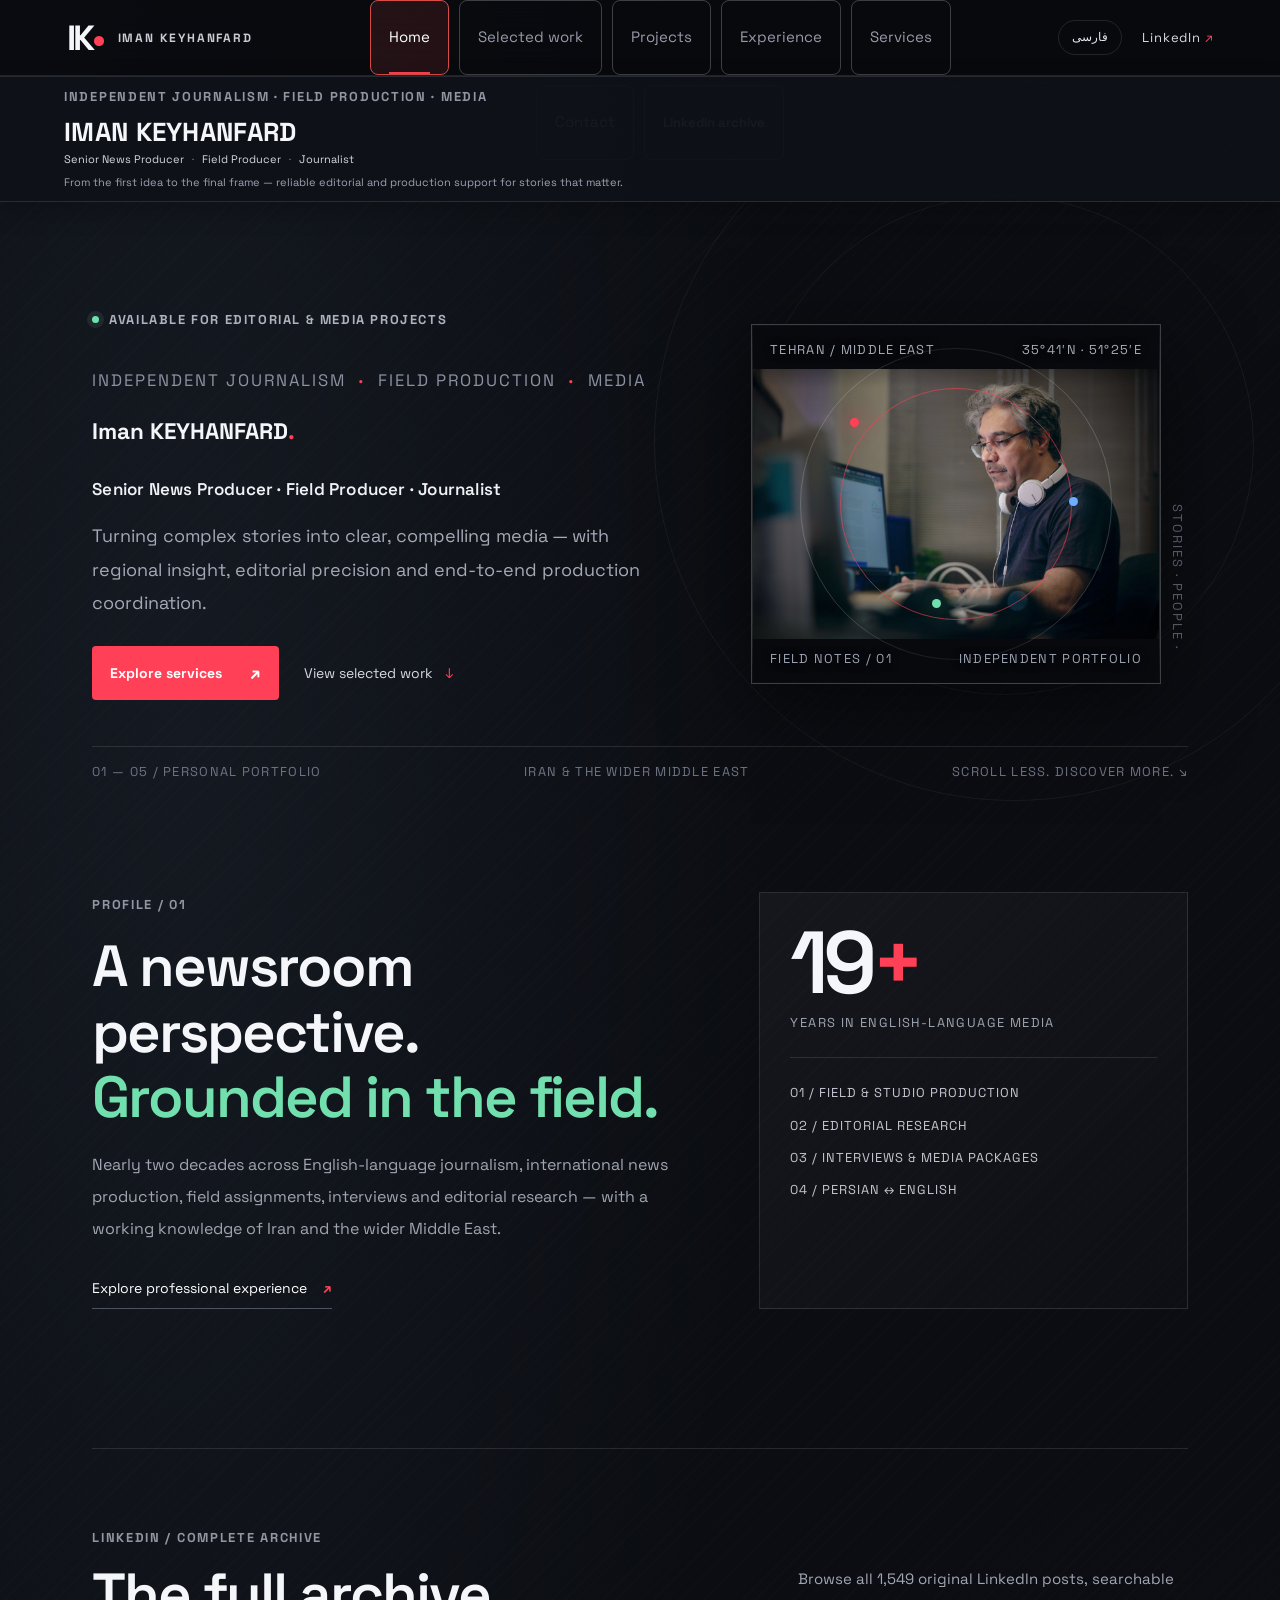
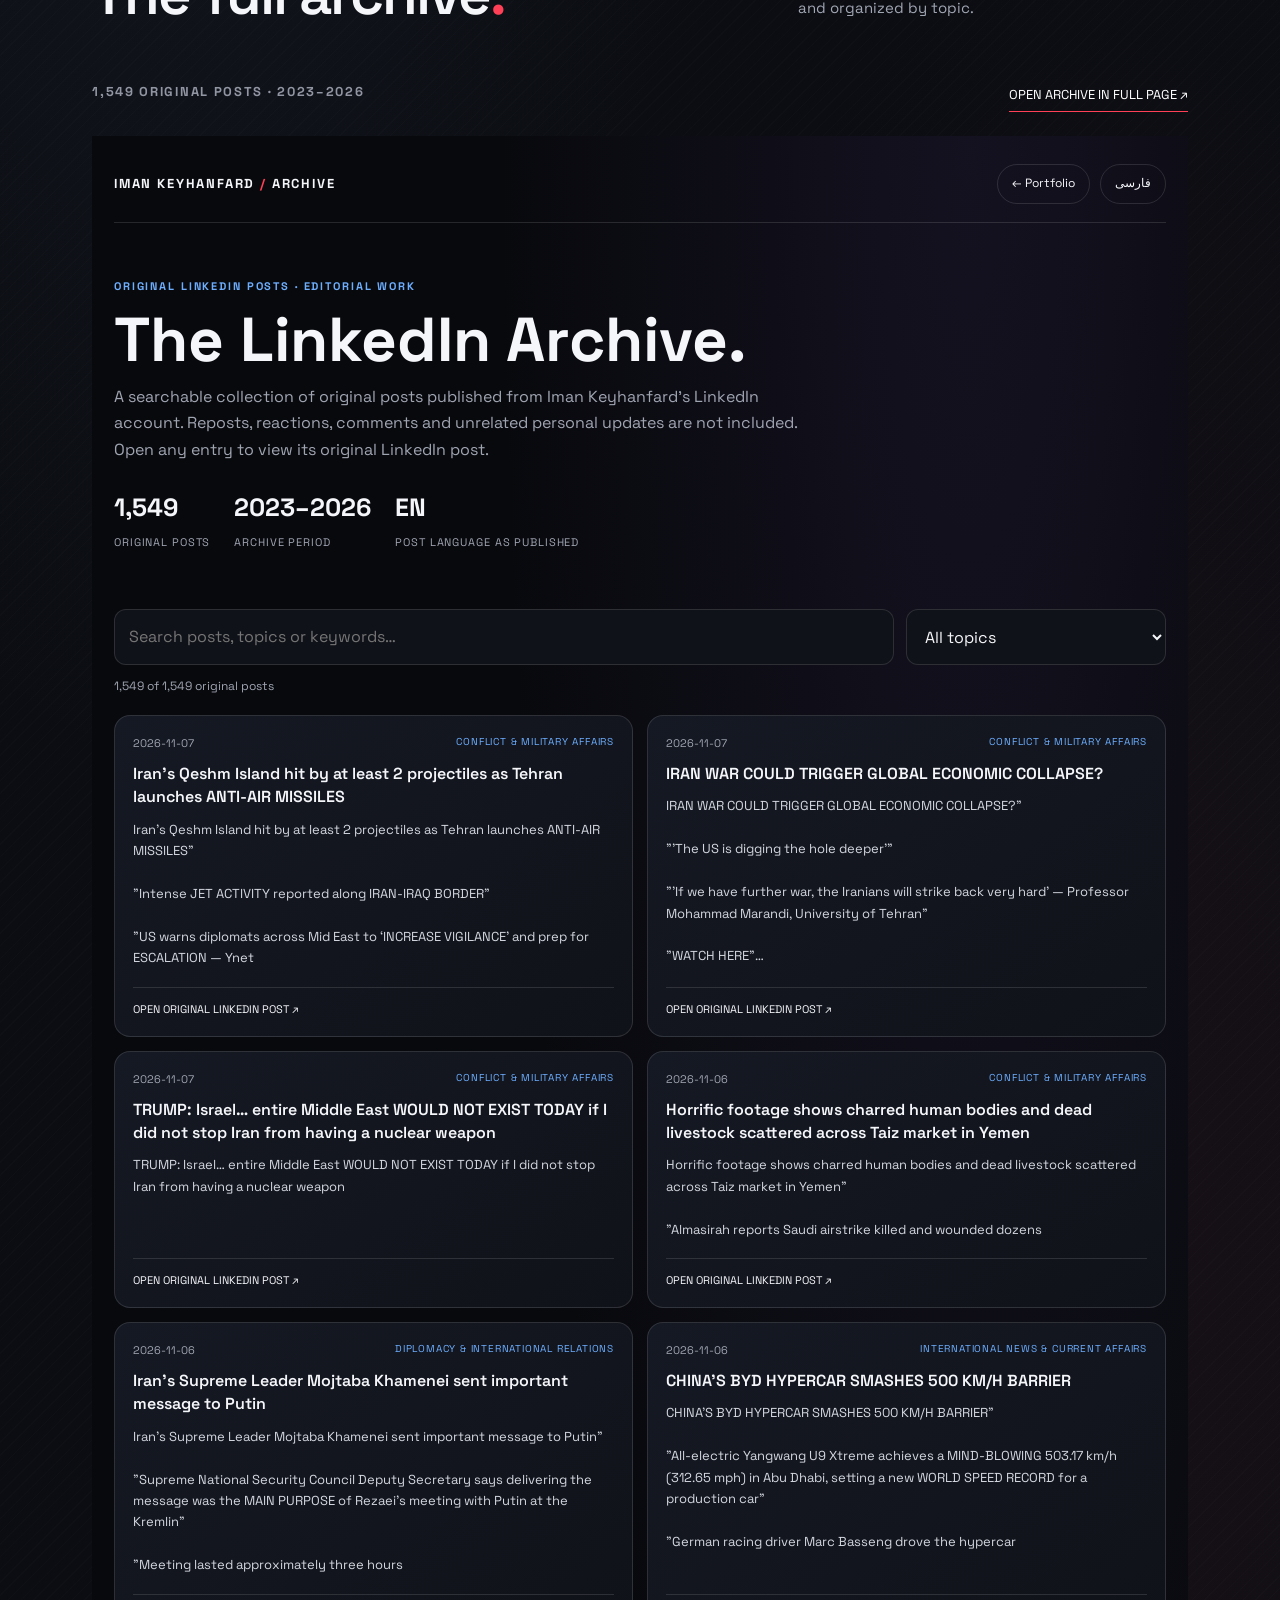
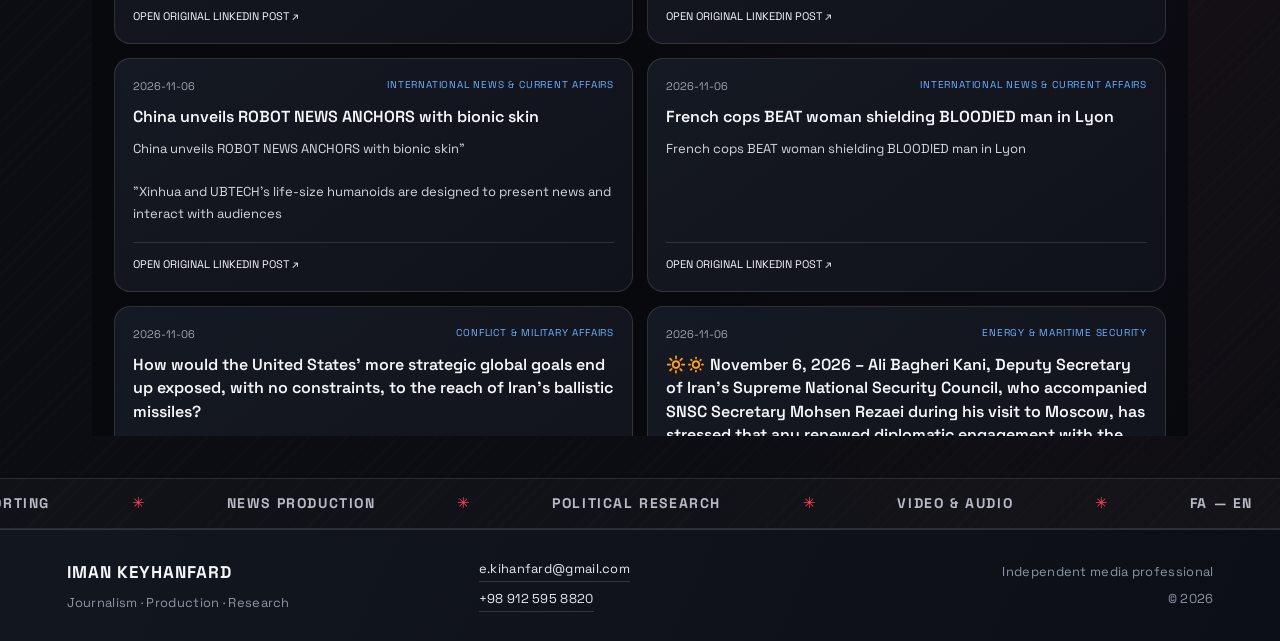
<file: index.html>
<!doctype html>
<html lang="en" dir="ltr">
<head>
<meta charset="utf-8"><meta name="viewport" content="width=device-width,initial-scale=1">
<meta name="theme-color" content="#08090d">
<meta name="description" content="Iman Keyhanfard — Senior News Producer, Field Producer, Journalist and Media Project Coordinator.">
<meta property="og:title" content="Iman Keyhanfard | Journalism · Production · Research">
<meta property="og:description" content="From editorial research to the final frame — field production, interviews, video and audio, translation and media packages.">
<title>Iman Keyhanfard — Journalist & Senior News Producer</title>
<link rel="preconnect" href="https://fonts.googleapis.com"><link rel="preconnect" href="https://fonts.gstatic.com" crossorigin>
<link href="https://fonts.googleapis.com/css2?family=DM+Sans:wght@400;500;600;700;800&family=Space+Grotesk:wght@400;500;600;700&family=Estedad:wght@400;500;600;700;800;900&family=Vazirmatn:wght@400;500;600;700;800&display=swap" rel="stylesheet">
<link rel="stylesheet" href="styles.css?v=20261112e">
</head>
<body>
<div class="ambient-grid" aria-hidden="true"></div><div class="cursor-glow" aria-hidden="true"></div>
<header class="site-header">
  <a class="wordmark" href="#home" data-go="home" aria-label="Iman Keyhanfard home"><span class="wordmark-mark">IK<span>•</span></span><span class="wordmark-name">IMAN KEYHANFARD</span></a>
  <nav class="main-tabs" aria-label="Main navigation" role="tablist">
    <button class="nav-tab active" data-view="home" role="tab" aria-selected="true" data-en="Home" data-fa="خانه">Home</button>
    <button class="nav-tab" data-view="work" role="tab" aria-selected="false" data-en="Selected work" data-fa="نمونه‌کارها">Selected work</button>
    <button class="nav-tab" data-view="projects" role="tab" aria-selected="false" data-en="Projects" data-fa="پروژه‌ها">Projects</button>
    <button class="nav-tab" data-view="experience" role="tab" aria-selected="false" data-en="Experience" data-fa="سوابق">Experience</button>
    <button class="nav-tab" data-view="services" role="tab" aria-selected="false" data-en="Services" data-fa="خدمات">Services</button>
    <button class="nav-tab" data-view="contact" role="tab" aria-selected="false" data-en="Contact" data-fa="تماس">Contact</button>
    <a class="nav-tab" href="linkedin-archive.html" data-en="LinkedIn archive" data-fa="آرشیو لینکدین">LinkedIn archive ↗</a>
  </nav>
  <div class="header-tools"><button id="langSwitch" class="language-toggle" type="button" aria-label="Switch language">فارسی</button><a class="header-link" href="https://www.linkedin.com/in/iman-keyhanfard-3b85439/" target="_blank" rel="noopener">LinkedIn <span>↗</span></a></div>
</header>
<div class="welcome-drop" id="welcomeDrop">
  <div class="welcome-kicker">INDEPENDENT JOURNALISM · FIELD PRODUCTION · MEDIA</div>
  <div class="welcome-name">IMAN KEYHANFARD</div>
  <div class="welcome-role">Senior News Producer <i>·</i> Field Producer <i>·</i> Journalist</div>
  <p>From the first idea to the final frame — reliable editorial and production support for stories that matter.</p>
</div>
<main id="app">
<section class="view active" id="home" data-view-panel="home">
  <div class="hero-shell">
    <div class="hero-orbit orbit-one"></div><div class="hero-orbit orbit-two"></div><div class="hero-cross">✳</div>
    <div class="hero-content">
      <div class="availability"><span class="pulse-dot"></span><span data-en="AVAILABLE FOR EDITORIAL & MEDIA PROJECTS" data-fa="آماده همکاری در پروژه‌های رسانه‌ای و تحریریه‌ای">AVAILABLE FOR EDITORIAL & MEDIA PROJECTS</span></div>
      <p class="hero-overline">INDEPENDENT JOURNALISM <b>·</b> FIELD PRODUCTION <b>·</b> MEDIA</p>
      <h1><span class="hero-first">Iman</span> <span class="hero-last">KEYHANFARD<span class="red-dot">.</span></span></h1>
      <div class="hero-title" data-en="Senior News Producer · Field Producer · Journalist" data-fa="تهیه‌کننده ارشد خبر · تهیه‌کننده میدانی · روزنامه‌نگار">Senior News Producer · Field Producer · Journalist</div>
      <p class="hero-lead" data-en="Turning complex stories into clear, compelling media — with regional insight, editorial precision and end-to-end production coordination." data-fa="تبدیل سوژه‌های پیچیده به محتوای رسانه‌ای روشن و اثرگذار؛ با شناخت منطقه، دقت تحریریه‌ای و هماهنگی تولید از ابتدا تا انتها.">Turning complex stories into clear, compelling media — with regional insight, editorial precision and end-to-end production coordination.</p>
      <div class="hero-actions"><button class="primary-action" data-go="services"><span data-en="Explore services" data-fa="مشاهده خدمات">Explore services</span><b>↗</b></button><button class="text-action" data-go="work"><span data-en="View selected work" data-fa="دیدن نمونه‌کارها">View selected work</span><span>↓</span></button></div>
    </div>
    <div class="hero-visual">
      <div class="visual-frame">
        <div class="visual-orbit-system" aria-hidden="true">
          <span class="visual-signal signal-red"></span>
          <span class="visual-signal signal-blue"></span>
          <span class="visual-signal signal-green"></span>
        </div>
        <div class="visual-top"><span>TEHRAN / MIDDLE EAST</span><span>35°41′N · 51°25′E</span></div>
        <img class="hero-profile-photo" src="iman-field.jpg" alt="Iman Keyhanfard at work">
        <div class="visual-caption"><span>FIELD NOTES / 01</span><span>INDEPENDENT PORTFOLIO</span></div>
      </div>
      <div class="visual-side-label">STORIES · PEOPLE · CONTEXT</div>
    </div>
    <div class="hero-bottomline"><span>01 — 05 / PERSONAL PORTFOLIO</span><span>IRAN & THE WIDER MIDDLE EAST</span><span>SCROLL LESS. DISCOVER MORE. ↘</span></div>
  </div>
  <div class="home-bottom-grid">
    <article class="home-note"><span class="micro-label">PROFILE / 01</span><h2 data-en="A newsroom perspective.<br><em>Grounded in the field.</em>" data-fa="نگاه تحریریه‌ای؛<br><em>متکی بر تجربه میدانی.</em>">A newsroom perspective.<br><em>Grounded in the field.</em></h2><p data-en="Nearly two decades across English-language journalism, international news production, field assignments, interviews and editorial research — with a working knowledge of Iran and the wider Middle East." data-fa="نزدیک به دو دهه تجربه در روزنامه‌نگاری انگلیسی‌زبان، تولید اخبار بین‌المللی، مأموریت‌های میدانی، مصاحبه و پژوهش تحریریه‌ای؛ همراه با شناخت عملی از ایران و خاورمیانه.">Nearly two decades across English-language journalism, international news production, field assignments, interviews and editorial research — with a working knowledge of Iran and the wider Middle East.</p><button class="inline-link" data-go="experience">Explore professional experience <b>↗</b></button></article>
    <article class="home-stat-card"><div class="stat-huge">19<span>+</span></div><div class="stat-label" data-en="YEARS IN ENGLISH-LANGUAGE MEDIA" data-fa="سال تجربه در رسانه انگلیسی‌زبان">YEARS IN ENGLISH-LANGUAGE MEDIA</div><div class="stat-rule"></div><div class="stat-list"><span>01 / FIELD & STUDIO PRODUCTION</span><span>02 / EDITORIAL RESEARCH</span><span>03 / INTERVIEWS & MEDIA PACKAGES</span><span>04 / PERSIAN ↔ ENGLISH</span></div></article>
  </div>
  <div class="home-archive" style="margin-top:clamp(64px,9vw,120px);padding-top:clamp(32px,5vw,64px);border-top:1px solid var(--line,#d8d8d8)">
    <div class="view-heading"><div><span class="micro-label">LINKEDIN / COMPLETE ARCHIVE</span><h2 data-en="The full archive<span class='red-dot'>.</span>" data-fa="آرشیو کامل<span class='red-dot'>.</span>">The full archive<span class="red-dot">.</span></h2></div><p data-en="Browse all 1,549 original LinkedIn posts, searchable and organized by topic." data-fa="تمام ۱٬۵۴۹ پست اصلی لینکدین را جست‌وجو و بر اساس موضوع مرور کنید.">Browse all 1,549 original LinkedIn posts, searchable and organized by topic.</p></div>
    <div style="display:flex;justify-content:space-between;align-items:center;gap:16px;flex-wrap:wrap;margin:24px 0"><span class="micro-label" data-en="1,549 ORIGINAL POSTS · 2023–2026" data-fa="۱٬۵۴۹ پست اصلی · ۲۰۲۳ تا ۲۰۲۶">1,549 ORIGINAL POSTS · 2023–2026</span><a class="original-post" href="linkedin-archive.html" data-en="OPEN ARCHIVE IN FULL PAGE ↗" data-fa="مشاهده آرشیو در صفحه کامل ↗">OPEN ARCHIVE IN FULL PAGE ↗</a></div>
    <iframe src="linkedin-archive.html" title="Complete searchable LinkedIn archive" loading="lazy" style="display:block;width:100%;height:1900px;border:0;background:transparent" ></iframe>
  </div>
</section>
<section class="view" id="view-work" data-view-panel="work">
  <div class="view-heading"><div><span class="micro-label">02 / SELECTED WORK</span><h2 data-en="Stories in focus<span class='red-dot'>.</span>" data-fa="روایت‌هایی در کانون توجه<span class='red-dot'>.</span>">Stories in focus<span class="red-dot">.</span></h2></div><p data-en="A curated selection of public LinkedIn posts, organized by subject. Move through the stories or open one to explore its original post and media." data-fa="گزیده‌ای از مطالب منتشرشده در لینکدین، دسته‌بندی‌شده بر اساس موضوع. بین سوژه‌ها حرکت کنید یا هر مورد را باز کنید تا مطلب اصلی و رسانه‌های آن را ببینید.">A curated selection of public LinkedIn posts, organized by subject. Move through the stories or open one to explore its original post and media.</p></div>
  <div class="work-layout"><aside class="work-aside"><span class="micro-label" data-en="BROWSE BY SUBJECT" data-fa="دسته‌بندی موضوعی">BROWSE BY SUBJECT</span><div id="topicTabs" class="topic-tabs"></div><div class="work-aside-foot">PUBLIC LINKEDIN POSTS<br>ORIGINAL SOURCES · SELECTED STORIES</div></aside><div class="work-stage"><div class="work-stage-top"><span id="topicEyebrow">HORMUZ & MARITIME SECURITY</span><span id="topicCount">01 / 13</span></div><div id="topicDeck" class="topic-deck"></div><div class="work-stage-controls"><button id="topicPrev" aria-label="Previous story" type="button">←</button><div class="progress-track"><span id="storyProgress"></span></div><button id="topicNext" aria-label="Next story" type="button">→</button><span class="drag-hint" data-en="DRAG / SWIPE" data-fa="کشیدن / لمس">DRAG / SWIPE</span></div><div class="work-footnote" data-en="Original LinkedIn posts open in a new tab. Embedded media appears when LinkedIn permits public viewing." data-fa="مطالب اصلی لینکدین در زبانه جدید باز می‌شوند. نمایش رسانه‌های تعبیه‌شده به سطح دسترسی عمومی لینکدین بستگی دارد.">Original LinkedIn posts open in a new tab. Embedded media appears when LinkedIn permits public viewing.<div class="work-footnote" style="margin-top:24px"><a class="original-post" href="projects.html">VIEW POLITICAL & GEOPOLITICAL PROJECTS AND ANALYSIS ↗</a></div>
  </div></div></div>
</section>
<section class="view" id="view-projects" data-view-panel="projects"><div class="view-heading"><div><span class="micro-label">PROJECTS / SELECTED ASSIGNMENTS</span><h2 data-en="Projects in practice<span class='red-dot'>.</span>" data-fa="پروژه‌ها در عمل<span class='red-dot'>.</span>">Projects in practice<span class="red-dot">.</span></h2></div><p data-en="Interviews, field production and geopolitical research — with the editorial context, production role and original material behind each project." data-fa="مصاحبه، تولید میدانی و پژوهش ژئوپلیتیک؛ همراه با زمینه تحریریه‌ای، نقش اجرایی و محتوای اصلی هر پروژه.">Interviews, field production and geopolitical research — with the editorial context, production role and original material behind each project.</p></div><iframe id="projectsFrame" class="projects-frame" src="projects.html?v=20261112e" title="Selected projects and analysis" loading="lazy"></iframe></section>
<section class="view" id="view-experience" data-view-panel="experience">
  <div class="view-heading"><div><span class="micro-label">03 / PROFESSIONAL EXPERIENCE</span><h2 data-en="Experience that<br>moves work forward<span class='red-dot'>.</span>" data-fa="تجربه‌ای برای<br>پیشبرد پروژه‌ها<span class='red-dot'>.</span>">Experience that<br>moves work forward<span class="red-dot">.</span></h2></div><p data-en="A practical combination of newsroom discipline, field coordination and editorial judgment — presented as capabilities clients can put to work." data-fa="ترکیبی کاربردی از نظم تحریریه، هماهنگی میدانی و قضاوت حرفه‌ای؛ تجربه‌هایی که می‌توانند مستقیماً در خدمت پروژه قرار بگیرند.">A practical combination of newsroom discipline, field coordination and editorial judgment — presented as capabilities clients can put to work.</p></div>
  <div class="experience-shell"><div class="experience-tabs" id="experienceTabs"><button class="exp-tab active" data-exp="current" data-en="H2 MEDIA · RT · VIORY" data-fa="H2 MEDIA · RT · VIORY">H2 MEDIA · RT · VIORY</button><button class="exp-tab" data-exp="press" data-en="PRESS TV" data-fa="پرس‌تی‌وی">PRESS TV</button><button class="exp-tab" data-exp="borna" data-en="BORNA · INTERNATIONAL DESK" data-fa="برنا · گروه بین‌الملل">BORNA · INTERNATIONAL DESK</button><button class="exp-tab" data-exp="analysis" data-en="NEWS & POLITICAL EDITORIAL" data-fa="خبر و تحریریه سیاسی">NEWS & POLITICAL EDITORIAL</button><button class="exp-tab" data-exp="broadcast" data-en="BROADCAST & TRANSCRIPTION" data-fa="تلویزیون و پیاده‌سازی متن">BROADCAST & TRANSCRIPTION</button><button class="exp-tab" data-exp="green" data-en="GREEN GIANT TOURISM" data-fa="گرین جاینت توریسم">GREEN GIANT TOURISM</button><button class="exp-tab" data-exp="other" data-en="OTHER PROJECTS" data-fa="پروژه‌های دیگر">OTHER PROJECTS</button><button class="exp-tab" data-exp="education" data-en="EDUCATION" data-fa="تحصیلات">EDUCATION</button></div><div id="experienceContent" class="experience-content"></div></div>
</section>
<section class="view" id="view-services" data-view-panel="services">
  <div class="view-heading"><div><span class="micro-label">04 / SERVICES & DELIVERY</span><h2 data-en="One brief.<br>End-to-end delivery<span class='red-dot'>.</span>" data-fa="یک سفارش؛<br>از ابتدا تا تحویل نهایی<span class='red-dot'>.</span>">One brief.<br>End-to-end delivery<span class="red-dot">.</span></h2></div><p data-en="A coordinated media production partner for broadcasters, newsrooms, production companies and agencies — bringing together reporters, camera operators, sound, lighting, editing, translation, research and delivery around one brief." data-fa="یک همکار هماهنگ‌کننده برای شبکه‌های خبری، تحریریه‌ها، شرکت‌های تولید و آژانس‌ها؛ با گردآوری خبرنگار، تصویربردار، صدابردار، نور، تدوین، ترجمه، پژوهش و تحویل نهایی بر اساس یک سفارش واحد.">Flexible project support for broadcasters, newsrooms, production companies, agencies and organizations — delivered independently or with a specialist crew.</p></div>
  <div class="service-tabs" id="serviceTabs">
    <button class="service-tab active" type="button" data-service="field" data-en="Field production & video packages" data-fa="تولید میدانی و پکیج‌های ویدئویی">Field production & video packages</button>
    <button class="service-tab" type="button" data-service="editorial" data-en="Editorial & research" data-fa="تحریریه و پژوهش">Editorial & research</button>
    <button class="service-tab" type="button" data-service="audio" data-en="Audio & voice" data-fa="صدا و گویندگی">Audio & voice</button>
    <button class="service-tab" type="button" data-service="language" data-en="Persian–English language services" data-fa="خدمات زبانی فارسی–انگلیسی">Persian–English language services</button>
    <button class="service-tab" type="button" data-service="studio" data-en="Studio, campaigns & media coordination" data-fa="استودیو، کمپین و هماهنگی رسانه‌ای">Studio, campaigns & media coordination</button>
  </div><div id="serviceContent" class="service-content"></div>
  <div class="delivery-flow"><span class="micro-label">PROJECT WORKFLOW</span><div class="flow-steps"><span><b>BRIEF</b></span><i>→</i><span><b>RESEARCH</b></span><i>→</i><span><b>PLAN</b></span><i>→</i><span><b>PRODUCE</b></span><i>→</i><span><b>EDIT & REVIEW</b></span><i>→</i><span><b>DELIVER</b></span></div><p data-en="Clear scope, agreed milestones, source-aware editorial work and a coordinated delivery process — with updates at each key stage." data-fa="شرح روشن محدوده کار، زمان‌بندی توافق‌شده، کار تحریریه‌ای مبتنی بر منبع و روند تحویل هماهنگ؛ همراه با اطلاع‌رسانی در مراحل اصلی.">Clear scope, agreed milestones, source-aware editorial work and a coordinated delivery process — with updates at each key stage.</p></div>
</section>
<section class="view" id="view-contact" data-view-panel="contact">
  <div class="contact-hero"><img class="contact-profile-photo" src="iman-contact.jpg" alt="Iman Keyhanfard"><span class="micro-label">05 / START A PROJECT</span><h2 data-en="Let's make<br>the story work<span class='red-dot'>.</span>" data-fa="بیایید روایت را<br>به نتیجه برسانیم<span class='red-dot'>.</span>">Let's make<br>the story work<span class="red-dot">.</span></h2><p data-en="For editorial assignments, field production, interviews, media packages, research, translation or a complete production brief — share what you have in mind." data-fa="برای مأموریت تحریریه‌ای، تولید میدانی، مصاحبه، پکیج رسانه‌ای، پژوهش، ترجمه یا اجرای کامل یک پروژه؛ درباره ایده و نیازتان پیام بدهید.">For editorial assignments, field production, interviews, media packages, research, translation or a complete production brief — share what you have in mind.</p><a class="contact-cta" href="mailto:e.kihanfard@gmail.com?subject=Project%20enquiry%20%E2%80%94%20Iman%20Keyhanfard"><span data-en="Discuss a project" data-fa="درباره پروژه گفت‌وگو کنیم">Discuss a project</span> <span>↗</span></a></div>
  <div class="contact-grid"><a class="contact-card" href="mailto:e.kihanfard@gmail.com"><span class="micro-label">EMAIL / DIRECT ENQUIRIES</span><strong>e.kihanfard@gmail.com</strong><span class="contact-arrow">↗</span></a><a class="contact-card" href="https://www.linkedin.com/in/iman-keyhanfard-3b85439/" target="_blank" rel="noopener"><span class="micro-label">PROFESSIONAL NETWORK</span><strong>LinkedIn profile</strong><span class="contact-arrow">↗</span></a><a class="contact-card" href="https://wa.me/989125958820" target="_blank" rel="noopener"><span class="micro-label">PHONE / WHATSAPP</span><strong dir="ltr">+98 912 595 8820</strong><span class="contact-arrow">↗</span></a></div>
</section>
</main>
  <div class="ticker"><div class="ticker-track"><span>FIELD REPORTING</span><i>✳</i><span>NEWS PRODUCTION</span><i>✳</i><span>POLITICAL RESEARCH</span><i>✳</i><span>VIDEO & AUDIO</span><i>✳</i><span>FA — EN</span><i>✳</i><span>FIELD REPORTING</span><i>✳</i><span>NEWS PRODUCTION</span><i>✳</i><span>POLITICAL RESEARCH</span><i>✳</i><span>VIDEO & AUDIO</span><i>✳</i><span>FA — EN</span><i>✳</i></div></div>

<footer class="site-footer">
  <div class="footer-brand"><strong>IMAN KEYHANFARD</strong><span>Journalism · Production · Research</span></div>
  <div class="footer-contact"><a href="mailto:e.kihanfard@gmail.com">e.kihanfard@gmail.com</a><a href="https://wa.me/989125958820" target="_blank" rel="noopener" dir="ltr">+98 912 595 8820</a></div>
  <div class="footer-end"><span>Independent media professional</span><span>© 2026</span></div>
</footer>
<script src="script.js?v=20261112d"></script><script src="portfolio.js?v=20261112d"></script><script src="cms.js?v=20261112d"></script>
<script>
(() => {
  const frame = document.querySelector('.visual-frame');
  const orbit = document.querySelector('.visual-orbit-system');
  if (!frame || !orbit) return;

  const finePointer = window.matchMedia('(hover: hover) and (pointer: fine)');
  const reducedMotion = window.matchMedia('(prefers-reduced-motion: reduce)');
  let rotationAnimation = null;
  let currentAngle = 0;

  function getCurrentAngle() {
    const transform = getComputedStyle(orbit).transform;
    if (!transform || transform === 'none') return currentAngle;
    try {
      const matrix = new DOMMatrixReadOnly(transform);
      return Math.atan2(matrix.b, matrix.a) * 180 / Math.PI;
    } catch (_) {
      return currentAngle;
    }
  }

  function spin(direction) {
    if (reducedMotion.matches || !finePointer.matches) return;

    const start = getCurrentAngle();
    if (rotationAnimation) rotationAnimation.cancel();

    const end = start + (direction === 'in' ? -360 : 360);
    rotationAnimation = orbit.animate(
      [{ transform: `rotate(${start}deg)` }, { transform: `rotate(${end}deg)` }],
      {
        duration: 850,
        easing: 'cubic-bezier(.2,.75,.25,1)',
        fill: 'forwards'
      }
    );
    rotationAnimation.onfinish = () => {
      currentAngle = end;
      orbit.style.transform = `rotate(${currentAngle}deg)`;
      rotationAnimation = null;
    };
  }

  frame.addEventListener('pointerenter', () => {
    if (!finePointer.matches) return;
    frame.classList.add('is-hovered');
    spin('in');
  });

  frame.addEventListener('pointerleave', () => {
    if (!finePointer.matches) return;
    frame.classList.remove('is-hovered');
    spin('out');
  });
})();
</script>

</body></html>
</file>
<file: styles.css>
:root{--bg:#08090d;--panel:#101219;--panel2:#141720;--line:rgba(255,255,255,.11);--muted:#9296a3;--text:#f5f6fa;--red:#ff4056;--green:#72e0ae;--blue:#6daeff;--purple:#b18aff;--gold:#f1c879;--accent:var(--red);--font-en:"Space Grotesk","DM Sans",sans-serif;--font-fa:"Estedad","Vazirmatn",sans-serif}*{box-sizing:border-box}html{min-height:100%;background:var(--bg)}body{margin:0;background:radial-gradient(ellipse at 80% 0%,rgba(93,70,147,.12),transparent 35%),radial-gradient(ellipse at 0% 70%,rgba(37,107,110,.09),transparent 32%),var(--bg);color:var(--text);font-family:var(--font-en);font-size:14px;line-height:1.65;overflow-x:hidden}html[lang=fa] body{font-family:var(--font-fa)}button,a{font:inherit}button{color:inherit}a{color:inherit;text-decoration:none}.ambient-grid{position:fixed;inset:0;pointer-events:none;z-index:0;opacity:.17;background-image:linear-gradient(rgba(255,255,255,.035) 1px,transparent 1px),linear-gradient(90deg,rgba(255,255,255,.035) 1px,transparent 1px);background-size:54px 54px;mask-image:linear-gradient(to bottom,black,transparent 92%)}.cursor-glow{position:fixed;width:360px;height:360px;border-radius:50%;background:radial-gradient(circle,rgba(109,174,255,.055),transparent 68%);pointer-events:none;z-index:0;transform:translate(-50%,-50%)}.site-header{height:76px;padding:0 5.2%;display:flex;align-items:center;justify-content:space-between;border-bottom:1px solid var(--line);background:rgba(8,9,13,.82);backdrop-filter:blur(18px);position:sticky;top:0;z-index:30}.wordmark{display:flex;align-items:center;gap:12px;min-width:215px}.wordmark-mark{font:700 27px var(--font-en);letter-spacing:-3px}.wordmark-mark span,.red-dot{color:var(--red)}.wordmark-name{font:700 9px var(--font-en);letter-spacing:1.5px;color:#c9ccd5}.main-tabs{height:100%;display:flex;align-items:center;gap:5px}.nav-tab,.language-toggle{background:none;border:0;cursor:pointer}.nav-tab{height:100%;padding:0 16px;color:#969ba9;font-size:11px;font-weight:600;position:relative;transition:color .2s}.nav-tab:after{content:"";position:absolute;bottom:0;left:18px;right:18px;height:2px;background:var(--red);transform:scaleX(0);transition:transform .25s}.nav-tab:hover,.nav-tab.active{color:#fff}.nav-tab.active:after{transform:scaleX(1)}.header-tools{display:flex;align-items:center;gap:20px;min-width:215px;justify-content:flex-end}.language-toggle{border:1px solid var(--line);border-radius:20px;padding:7px 13px;font-size:10px;color:#e4e6ed}.header-link{font-size:10px;letter-spacing:.7px;color:#d7d9e1}.header-link span{color:var(--red)}main{position:relative;z-index:1;max-width:1600px;margin:auto}.view{display:none;min-height:calc(100vh - 76px);padding:50px 7.2% 42px;animation:viewIn .45s ease both}.view.active{display:block}@keyframes viewIn{from{opacity:0;transform:translateY(9px)}to{opacity:1;transform:translateY(0)}}.welcome-drop{position:fixed;top:76px;left:50%;transform:translate(-50%,-125%);width:min(760px,90vw);padding:26px 34px 28px;text-align:center;border:1px solid rgba(255,255,255,.17);border-top:2px solid var(--red);border-radius:0 0 18px 18px;background:rgba(16,18,26,.97);box-shadow:0 24px 80px #000b;z-index:60;animation:welcomeDrop 5.8s cubic-bezier(.2,.8,.2,1) forwards}.welcome-kicker,.micro-label{font-size:9px;letter-spacing:1.8px;color:var(--muted);font-weight:700}.welcome-name{font:700 clamp(24px,4vw,39px) var(--font-en);letter-spacing:2px;margin:8px 0 1px}.welcome-role{font-size:11px;color:#d7d9e1}.welcome-role i{font-style:normal;color:var(--red);padding:0 5px}.welcome-drop p{margin:13px auto 0;max-width:540px;color:#9ea3b1;font-size:12px}@keyframes welcomeDrop{0%{transform:translate(-50%,-125%);opacity:0}10%,65%{transform:translate(-50%,0);opacity:1}83%,100%{transform:translate(calc(50vw - 100% - 24px),-5px) scale(.48);transform-origin:top right;opacity:1}}html[dir=rtl] .welcome-drop{animation-name:welcomeDropRtl}@keyframes welcomeDropRtl{0%{transform:translate(-50%,-125%);opacity:0}10%,65%{transform:translate(-50%,0);opacity:1}83%,100%{transform:translate(calc(-50vw + 24px),-5px) scale(.48);transform-origin:top left;opacity:1}}.hero-shell{min-height:570px;display:grid;grid-template-columns:1.12fr .88fr;gap:4%;align-items:center;position:relative;padding:42px 0 28px;overflow:hidden}.hero-content{position:relative;z-index:2}.availability{display:flex;align-items:center;gap:10px;color:#aeb2bf;font-size:9px;letter-spacing:1.5px;font-weight:700}.pulse-dot{width:7px;height:7px;border-radius:50%;background:var(--green);box-shadow:0 0 0 5px rgba(114,224,174,.1);animation:pulse 2s infinite}@keyframes pulse{50%{box-shadow:0 0 0 9px rgba(114,224,174,0)}}.hero-overline{margin:38px 0 12px;font-size:10px;letter-spacing:3px;color:#8b91a1}.hero-overline b{color:var(--red);padding:0 7px}.hero h1{font:700 clamp(56px,8.4vw,112px)/.91 var(--font-en);letter-spacing:-7px;margin:0;display:flex;flex-direction:column}.hero-first{color:#f4f5f8}.hero-last{color:transparent;-webkit-text-stroke:1px #e9ebf2;position:relative}.hero-last .red-dot{-webkit-text-stroke:0}.hero-title{margin-top:25px;color:#f0f1f5;font-size:14px;font-weight:600;letter-spacing:.2px}.hero-lead{max-width:520px;color:#a4a9b6;font-size:14px;line-height:1.95;margin:16px 0 0}.hero-actions{display:flex;align-items:center;gap:25px;margin-top:27px}.primary-action{border:0;border-radius:4px;background:var(--red);color:#fff;padding:13px 18px;display:flex;align-items:center;gap:28px;font-size:11px;font-weight:700;cursor:pointer;transition:transform .2s,box-shadow .2s}.primary-action:hover{transform:translateY(-3px);box-shadow:0 9px 30px #ff405633}.primary-action b{font-size:17px}.text-action,.inline-link{border:0;background:none;color:#d7d9e2;font-size:11px;cursor:pointer;padding:8px 0}.text-action span:last-child{color:var(--red);padding-left:12px}.hero-visual{height:400px;position:relative;display:flex;align-items:center;justify-content:center}.visual-frame{width:min(100%,410px);height:360px;position:relative;overflow:hidden;border:1px solid rgba(255,255,255,.2);background:radial-gradient(circle at 50% 45%,#252b39 0,#151923 40%,#0d0f16 72%);box-shadow:0 20px 80px #0008}.visual-top,.visual-caption{position:absolute;left:19px;right:19px;display:flex;justify-content:space-between;font-size:8px;letter-spacing:1.2px;color:#a5aaba}.visual-top{top:18px}.visual-caption{bottom:17px;color:#9aa1b1}.visual-monogram{position:absolute;inset:0;display:grid;place-items:center;font:700 154px var(--font-en);letter-spacing:-16px;color:transparent;-webkit-text-stroke:1px rgba(255,255,255,.72);z-index:1}.visual-signal{position:absolute;width:9px;height:9px;border-radius:50%;z-index:2;box-shadow:0 0 20px currentColor}.signal-red{background:var(--red);color:var(--red);top:26%;left:24%}.signal-blue{background:var(--blue);color:var(--blue);right:20%;top:48%}.signal-green{background:var(--green);color:var(--green);left:44%;bottom:21%}.visual-side-label{position:absolute;right:0;top:50%;writing-mode:vertical-rl;font-size:8px;letter-spacing:2px;color:#666d7d}.hero-orbit{position:absolute;border:1px solid rgba(255,255,255,.055);border-radius:50%;pointer-events:none}.orbit-one{width:720px;height:720px;right:-17%;top:-30%}.orbit-two{width:500px;height:500px;right:-6%;top:-10%}.hero-cross{position:absolute;right:42%;top:13%;font-size:27px;color:var(--purple);opacity:.8}.hero-bottomline{grid-column:1/-1;border-top:1px solid var(--line);padding-top:14px;display:flex;justify-content:space-between;color:#6e7482;font-size:8px;letter-spacing:1.4px}.ticker{overflow:hidden;margin:0 -8.5%;border-block:1px solid var(--line);background:rgba(255,255,255,.025);padding:12px 0}.ticker-track{display:flex;align-items:center;justify-content:space-around;gap:38px;width:max-content;min-width:200%;animation:tickerMove 34s linear infinite}.ticker-track span{font-size:9px;font-weight:700;letter-spacing:2px;color:#b7bbc6}.ticker-track i{font-style:normal;color:var(--red)}@keyframes tickerMove{to{transform:translateX(-50%)}}.home-bottom-grid{display:grid;grid-template-columns:1.15fr .85fr;gap:8%;padding:70px 0 24px}.home-note h2,.view-heading h2,.contact-hero h2{font:600 clamp(36px,5vw,58px)/1.13 var(--font-en);letter-spacing:-2px;margin:18px 0}.home-note h2 em{font-style:normal;color:var(--green)}.home-note p{max-width:600px;color:#a0a5b1;font-size:13px;line-height:2}.inline-link{color:#fff;border-bottom:1px solid #4e5360;margin-top:8px}.inline-link b{color:var(--red);padding-left:12px}.home-stat-card{border:1px solid var(--line);background:linear-gradient(135deg,rgba(255,255,255,.045),rgba(255,255,255,.012));padding:28px 30px}.stat-huge{font:600 88px/.95 var(--font-en);letter-spacing:-6px}.stat-huge span{color:var(--red)}.stat-label{font-size:9px;letter-spacing:1.4px;color:#9da3b0;margin-top:8px}.stat-rule{height:1px;background:var(--line);margin:24px 0}.stat-list{display:grid;gap:11px}.stat-list span{font-size:9px;letter-spacing:1px;color:#c3c6d0}.view-heading{display:flex;justify-content:space-between;align-items:end;gap:40px;margin:12px 0 45px}.view-heading h2{margin:12px 0 0}.view-heading>p{max-width:390px;color:#a1a6b3;font-size:12px;line-height:1.9;margin:0 0 5px}.work-layout{display:grid;grid-template-columns:230px 1fr;gap:34px;min-height:430px}.work-aside{border-right:1px solid var(--line);padding-right:25px;display:flex;flex-direction:column}.topic-tabs{display:grid;gap:7px;margin-top:20px}.topic-tab{width:100%;text-align:left;border:1px solid transparent;background:transparent;padding:13px 12px;color:#9298a6;font-size:11px;cursor:pointer;transition:.2s;display:flex;align-items:center;justify-content:space-between;gap:10px}.topic-tab:hover{background:#ffffff08;color:#fff}.topic-tab.active{background:#ffffff0b;border-color:var(--line);color:#fff}.topic-tab .tab-count{font:10px var(--font-en);color:#777e8c}.topic-tab.active .tab-count{color:var(--accent)}.work-aside-foot{margin-top:auto;padding-top:35px;font-size:8px;line-height:2.1;letter-spacing:1.3px;color:#626979}.work-stage{min-width:0}.work-stage-top{display:flex;justify-content:space-between;align-items:center;border-bottom:1px solid var(--line);padding:0 0 12px;font-size:9px;letter-spacing:1.4px;color:#aab0bf}.work-stage-top span:last-child{color:var(--accent)}.topic-deck{touch-action:pan-y;min-height:300px;display:grid;grid-template-columns:1fr 0fr;gap:0;align-items:stretch;transition:grid-template-columns .35s ease}.topic-card{display:flex;flex-direction:column;justify-content:center;min-height:290px;padding:34px 4% 30px 1%;position:relative;cursor:pointer}.topic-card:before{content:"";position:absolute;left:0;top:22%;bottom:22%;width:3px;background:var(--accent);box-shadow:0 0 20px var(--accent)}.topic-card .story-number{font-size:9px;letter-spacing:2px;color:var(--accent)}.topic-card h3{font:600 clamp(25px,3.3vw,43px)/1.22 var(--font-en);letter-spacing:-1.4px;max-width:720px;margin:19px 0 13px}.topic-card .story-tags{display:flex;flex-wrap:wrap;gap:7px}.story-tags span{font-size:8px;letter-spacing:.8px;border:1px solid var(--line);padding:5px 8px;color:#aeb3c0}.story-open-hint{margin-top:25px;color:#818897;font-size:9px;letter-spacing:1.2px}.story-open-hint b{color:var(--accent);font-size:16px;margin-left:9px}.topic-detail{display:none;border-left:1px solid var(--line);padding:18px 0 18px 22px;min-width:0;animation:viewIn .3s ease}.topic-deck.expanded{grid-template-columns:minmax(0,1fr) minmax(260px,.82fr);gap:25px}.topic-deck.expanded .topic-detail{display:block}.topic-detail h4{font-size:14px;margin:4px 0 10px}.topic-detail p{font-size:11px;line-height:1.9;color:#9da3b1}.topic-detail .detail-tags{font-size:9px;color:var(--accent);letter-spacing:.7px}.topic-detail iframe{width:100%;height:245px;border:1px solid var(--line);border-radius:4px;background:#111}.original-post{display:inline-flex;margin-top:12px;color:#fff;font-size:10px;border-bottom:1px solid var(--accent);padding-bottom:5px}.original-post b{color:var(--accent);margin-left:8px}.work-stage-controls{display:flex;align-items:center;gap:13px;border-top:1px solid var(--line);padding-top:14px}.work-stage-controls button{width:36px;height:36px;border:1px solid var(--line);background:#ffffff08;border-radius:50%;cursor:pointer;font-size:17px;transition:.2s}.work-stage-controls button:hover{background:var(--accent);border-color:var(--accent);color:#fff}.progress-track{height:2px;background:#ffffff19;flex:1;overflow:hidden}.progress-track span{height:100%;width:0;display:block;background:var(--accent);transition:width .2s linear}.drag-hint{font-size:8px;letter-spacing:1.4px;color:#727988}.work-footnote{font-size:9px;color:#747b89;margin-top:15px}.experience-shell{display:grid;grid-template-columns:270px 1fr;border:1px solid var(--line);background:rgba(255,255,255,.018);min-height:355px}.experience-tabs{display:flex;flex-direction:column;border-right:1px solid var(--line);padding:12px}.exp-tab{border:0;background:transparent;text-align:left;padding:16px 13px;font-size:9px;letter-spacing:.6px;color:#8e95a4;cursor:pointer;border-left:2px solid transparent;transition:.2s}.exp-tab:hover{color:#fff;background:#ffffff08}.exp-tab.active{color:#fff;background:#ffffff0a;border-left-color:var(--red)}.experience-content{padding:32px 38px}.experience-content .period{font-size:9px;letter-spacing:1.4px;color:var(--green)}.experience-content h3{font:600 29px var(--font-en);margin:9px 0 2px}.experience-content .role{font-size:11px;color:#d5d8e1}.experience-content p{max-width:760px;color:#9da3b1;font-size:12px;line-height:2}.experience-content h4{font-size:11px;margin:23px 0 8px;color:#fff}.capability-list{display:grid;grid-template-columns:1fr 1fr;gap:8px 22px;margin:0;padding:0;list-style:none}.capability-list li{font-size:10px;color:#aeb4c1;padding-left:15px;position:relative}.capability-list li:before{content:"↗";position:absolute;left:0;color:var(--green)}.client-ideas{margin-top:22px;padding:17px 19px;border-left:2px solid var(--green);background:#72e0ae0a}.client-ideas strong{display:block;font-size:10px;color:var(--green);margin-bottom:5px}.client-ideas p{margin:0;font-size:11px}.service-tabs{display:flex;flex-wrap:wrap;border-block:1px solid var(--line);margin:12px 0 0}.service-tab{border:0;border-right:1px solid var(--line);background:transparent;padding:15px 18px;font-size:9px;letter-spacing:.7px;color:#8e95a4;cursor:pointer;transition:.2s}.service-tab:hover{color:#fff}.service-tab.active{color:#fff;background:#ffffff0b;box-shadow:inset 0 -2px var(--accent)}.service-content{min-height:280px;padding:28px 0 35px}.service-content-head{display:flex;justify-content:space-between;gap:30px;align-items:start}.service-content h3{font:600 27px var(--font-en);margin:0 0 9px}.service-content .service-intro{max-width:560px;color:#a1a7b4;font-size:12px;line-height:1.9;margin:0}.service-number{font:600 42px var(--font-en);color:var(--accent);opacity:.8}.service-columns{display:grid;grid-template-columns:1fr 1fr;gap:28px;margin-top:25px}.service-column{border-top:1px solid var(--line);padding-top:14px}.service-column h4{font-size:10px;letter-spacing:1px;color:#fff}.service-column ul{margin:0;padding:0;list-style:none;display:grid;gap:8px}.service-column li{font-size:10px;color:#aeb4c1;padding-left:14px;position:relative}.service-column li:before{content:"+";position:absolute;left:0;color:var(--accent)}.delivery-flow{border:1px solid var(--line);padding:20px 22px;background:#ffffff04}.flow-steps{display:flex;justify-content:space-between;align-items:center;gap:9px;margin:17px 0}.flow-steps span{font-size:9px;color:#8e95a4;white-space:nowrap}.flow-steps b{color:#fff;margin-left:5px}.flow-steps i{font-style:normal;color:var(--red)}.delivery-flow p{font-size:10px;color:#9198a7;margin:0}.contact-hero{padding:28px 0 55px;max-width:850px}.contact-hero h2{font-size:clamp(55px,8vw,100px);letter-spacing:-5px;margin:22px 0}.contact-hero h2 .red-dot{color:var(--red)}.contact-hero p{max-width:560px;color:#a1a7b4;font-size:13px;line-height:2}.contact-cta{display:inline-flex;align-items:center;gap:35px;background:var(--red);padding:15px 20px;margin-top:20px;font-size:11px;font-weight:700}.contact-cta span{font-size:17px}.contact-grid{display:grid;grid-template-columns:repeat(3,1fr);gap:12px}.contact-card{position:relative;min-height:130px;border:1px solid var(--line);background:#ffffff04;padding:18px;display:flex;flex-direction:column;justify-content:space-between;transition:.2s}.contact-card:hover{border-color:var(--red);background:#ff40560a;transform:translateY(-3px)}.contact-card .micro-label{font-size:8px}.contact-card strong{font-size:14px}.contact-arrow{position:absolute;right:17px;bottom:14px;color:var(--red)}.site-footer{border-top:1px solid var(--line);margin-top:70px;padding-top:15px;display:flex;justify-content:space-between;color:#646b79;font-size:8px;letter-spacing:1.1px}html[dir=rtl] .site-header{direction:rtl}html[dir=rtl] .wordmark{direction:ltr}html[dir=rtl] .nav-tab:after{left:18px;right:18px}html[dir=rtl] .view-heading,html[dir=rtl] .hero-shell,html[dir=rtl] .home-bottom-grid,html[dir=rtl] .work-layout,html[dir=rtl] .experience-shell,html[dir=rtl] .contact-grid{direction:rtl}html[dir=rtl] .work-aside{border-right:0;border-left:1px solid var(--line);padding-right:0;padding-left:25px}html[dir=rtl] .topic-card:before{left:auto;right:0}html[dir=rtl] .topic-card{padding:34px 4% 30px 1%}html[dir=rtl] .topic-detail{border-left:0;border-right:1px solid var(--line);padding:18px 22px 18px 0}html[dir=rtl] .exp-tab{border-left:0;border-right:2px solid transparent;text-align:right}html[dir=rtl] .exp-tab.active{border-right-color:var(--red)}html[dir=rtl] .capability-list li,html[dir=rtl] .service-column li{padding-left:0;padding-right:15px}html[dir=rtl] .capability-list li:before,html[dir=rtl] .service-column li:before{left:auto;right:0}html[dir=rtl] .client-ideas{border-left:0;border-right:2px solid var(--green)}html[dir=rtl] .visual-side-label{right:auto;left:0}html[dir=rtl] .contact-arrow{right:auto;left:17px}html[dir=rtl] .flow-steps b{margin-left:0;margin-right:5px}html[dir=rtl] .text-action span:last-child{padding-left:0;padding-right:12px}html[dir=rtl] .inline-link b{padding-left:0;padding-right:12px}html[dir=rtl] .topic-tab{text-align:right}html[dir=rtl] .story-open-hint b{margin-left:0;margin-right:9px}@media(max-width:950px){.site-header{padding:0 3%;}.wordmark,.header-tools{min-width:auto}.wordmark-name{display:none}.nav-tab{padding:0 10px}.view{padding-left:5%;padding-right:5%}.hero-shell{grid-template-columns:1fr .8fr}.hero h1{font-size:clamp(52px,8vw,86px)}.work-layout{grid-template-columns:190px 1fr}.experience-shell{grid-template-columns:220px 1fr}.service-tab{padding:13px 12px}}@media(max-width:680px){.site-header{height:auto;min-height:68px;flex-wrap:wrap;padding:10px 4%;gap:8px}.wordmark{order:1}.header-tools{order:2}.main-tabs{order:3;width:100%;height:38px;overflow-x:auto;justify-content:flex-start;gap:0}.nav-tab{height:38px;white-space:nowrap;padding:0 12px;font-size:10px}.nav-tab:after{left:10px;right:10px}.header-link{font-size:9px}.view{min-height:calc(100vh - 106px);padding:30px 5%}.welcome-drop{top:106px;padding:20px 18px}.welcome-name{font-size:26px}.welcome-drop p{font-size:10px}.hero-shell{display:flex;flex-direction:column;align-items:stretch;padding-top:48px;gap:15px}.hero-content{order:1}.hero-visual{order:2;height:290px}.visual-frame{height:260px;width:82%}.visual-monogram{font-size:120px}.visual-side-label{right:3%}.hero h1{font-size:clamp(51px,13vw,80px);letter-spacing:-4px}.hero-overline{margin-top:27px}.hero-title{font-size:12px}.hero-lead{font-size:12px}.hero-bottomline{font-size:7px;gap:10px;flex-wrap:wrap}.hero-bottomline span:last-child{display:none}.ticker{margin:0 -5.5%}.home-bottom-grid{grid-template-columns:1fr;gap:25px;padding-top:48px}.home-note h2{font-size:37px}.view-heading{display:block;margin-bottom:28px}.view-heading h2{font-size:39px}.view-heading>p{margin-top:15px}.work-layout{display:block}.work-aside{border:0;padding:0}.topic-tabs{display:flex;overflow-x:auto;padding-bottom:10px;margin-top:12px}.topic-tab{width:auto;min-width:max-content;padding:10px 12px}.work-aside-foot{display:none}.work-stage{margin-top:14px}.topic-deck{min-height:260px}.topic-card{min-height:250px;padding:25px 15px 25px 18px}.topic-card h3{font-size:28px}.topic-deck.expanded{grid-template-columns:1fr;gap:0}.topic-deck.expanded .topic-detail{border-left:0;border-top:1px solid var(--line);padding:18px 0}.topic-detail iframe{height:220px}.drag-hint{font-size:7px}.experience-shell{display:block}.experience-tabs{display:flex;flex-direction:row;overflow-x:auto;border-right:0;border-bottom:1px solid var(--line);padding:8px}.exp-tab{white-space:nowrap;border-left:0;border-bottom:2px solid transparent;padding:12px 10px}.exp-tab.active{border-left:0;border-bottom-color:var(--red)}.experience-content{padding:24px 18px}.experience-content h3{font-size:24px}.capability-list{grid-template-columns:1fr}.service-tabs{overflow-x:auto;flex-wrap:nowrap}.service-tab{white-space:nowrap}.service-content-head{gap:10px}.service-content h3{font-size:22px}.service-columns{grid-template-columns:1fr;gap:12px}.service-number{font-size:30px}.flow-steps{flex-wrap:wrap;justify-content:flex-start}.flow-steps i{display:none}.contact-hero h2{font-size:58px;letter-spacing:-3px}.contact-grid{grid-template-columns:1fr}.contact-card{min-height:105px}.site-footer{flex-direction:column;gap:8px;margin-top:45px}.visual-side-label{font-size:7px}html[dir=rtl] .work-aside{border:0;padding:0}html[dir=rtl] .topic-detail{border-right:0;border-top:1px solid var(--line);padding:18px 0}html[dir=rtl] .exp-tab{border-right:0;border-bottom:2px solid transparent}html[dir=rtl] .exp-tab.active{border-bottom-color:var(--red)}html[dir=rtl] .topic-card{padding:25px 18px 25px 15px}}@media(prefers-reduced-motion:reduce){*,*:before,*:after{animation-duration:.01ms!important;animation-iteration-count:1!important;scroll-behavior:auto!important;transition-duration:.01ms!important}}
/* 2026 usability and editorial polish */
body{background:
 radial-gradient(ellipse at 14% 18%,rgba(91,115,146,.12),transparent 38%),
 radial-gradient(ellipse at 88% 74%,rgba(130,48,65,.10),transparent 34%),
 repeating-linear-gradient(135deg,rgba(255,255,255,.012) 0 1px,transparent 1px 9px),
 #0b0d12}
body:before{content:"IRAN  MEDIA";position:fixed;inset:18% -5% auto auto;z-index:0;pointer-events:none;white-space:nowrap;font:800 clamp(70px,16vw,220px)/1 var(--font-en);letter-spacing:.04em;color:rgba(255,255,255,.012);text-shadow:0 2px 0 rgba(255,255,255,.018),0 -1px 0 rgba(0,0,0,.55);transform:rotate(-9deg)}
#app,.site-header,.welcome-drop,.ticker,.site-footer{position:relative;z-index:1}
.welcome-drop{position:sticky;top:76px;left:auto;transform:none;width:100%;max-width:none;margin:0;padding:16px 5%;border-radius:0;border-left:0;border-right:0;border-top:1px solid rgba(255,255,255,.10);border-bottom:1px solid var(--line);background:rgba(15,18,25,.94);box-shadow:0 8px 24px rgba(0,0,0,.22);text-align:left;z-index:25;overflow:hidden;animation:welcomeCompact 5.6s ease forwards}
.welcome-name{font:700 clamp(19px,2.3vw,26px) var(--font-en);letter-spacing:.3px;color:#f5f6fa}
.welcome-kicker{font-size:8px;letter-spacing:1.3px}
.welcome-role{font-size:11px}
.welcome-drop p{font-size:11px;margin:5px 0 0;max-width:none}
@keyframes welcomeCompact{0%,12%{padding-top:24px;padding-bottom:24px}45%,100%{padding-top:9px;padding-bottom:9px}}
.hero-last{color:var(--text)!important;-webkit-text-stroke:0!important;text-stroke:0!important}
.nav-tab{font-size:12px;padding-left:18px;padding-right:18px}
.site-footer{margin:0;padding:28px 5.2%;border-top:1px solid rgba(255,255,255,.14);background:linear-gradient(115deg,rgba(19,23,32,.98),rgba(12,15,22,.98));display:grid;grid-template-columns:1.1fr 1fr 1fr;gap:18px;align-items:center;color:#aeb4c1;font-size:10px;letter-spacing:.3px}
.footer-brand,.footer-contact,.footer-end{display:flex;flex-direction:column;gap:6px}
.footer-brand strong{font-size:17px;letter-spacing:1px;color:#f4f5f8}
.footer-brand span,.footer-end{color:#8d95a4}
.footer-contact a{width:max-content;color:#e7eaf0;border-bottom:1px solid rgba(255,255,255,.15);padding-bottom:2px}
.footer-end{align-items:flex-end;text-align:right}
.contact-card strong[dir=ltr]{direction:ltr;unicode-bidi:isolate;display:inline-block}
html[dir=rtl] .welcome-drop{animation-name:welcomeCompact;direction:ltr}
@media(max-width:680px){
 .welcome-drop{top:106px;padding:9px 4%;text-align:center;min-height:48px}
 .welcome-name{font-size:17px;letter-spacing:.2px}
 .welcome-kicker,.welcome-role,.welcome-drop p{display:none}
 .nav-tab{font-size:11px;padding:0 13px}
 .site-footer{grid-template-columns:1fr;gap:14px;padding:22px 5%;text-align:center}
 .footer-brand,.footer-contact,.footer-end{align-items:center;text-align:center}
 body:before{font-size:70px;inset:24% auto auto -20%;transform:rotate(-90deg)}
}

/* Remove the decorative star from the hero; keep the media texture understated. */
.hero-cross{display:none!important}

/* Story cards keep their original media visible beside the headline. */
.story-media-preview{width:min(100%,520px);height:clamp(150px,22vw,245px);margin:18px 0 0;border:1px solid var(--line);border-radius:5px;overflow:hidden;background:linear-gradient(135deg,#171c26,#0c1017);position:relative}
.story-media-preview iframe{display:block;width:100%;height:100%;border:0;pointer-events:none;background:#10141c}
.topic-card h3{margin-top:14px}
.topic-deck.expanded .story-media-preview{height:clamp(130px,18vw,210px)}
@media(max-width:680px){.story-media-preview{height:190px;width:100%;margin-top:14px}.topic-card{min-height:0;padding-top:24px;padding-bottom:22px}.topic-card h3{font-size:25px}}


/* Accessibility and small-screen interaction polish */
:where(a,button,[role="button"],[tabindex="0"]):focus-visible{
  outline:2px solid var(--blue);
  outline-offset:4px;
}
.nav-tab,.topic-tab,.exp-tab,.service-tab,.primary-action,.text-action,.inline-link,.contact-cta,.contact-card{
  transition:color .2s ease,background-color .2s ease,border-color .2s ease,transform .2s ease,box-shadow .2s ease;
}
@media(max-width:680px){
  .main-tabs{scrollbar-width:thin;scrollbar-color:rgba(255,255,255,.22) transparent}
  .main-tabs::-webkit-scrollbar,.topic-tabs::-webkit-scrollbar,.service-tabs::-webkit-scrollbar{height:3px}
  .main-tabs::-webkit-scrollbar-thumb,.topic-tabs::-webkit-scrollbar-thumb,.service-tabs::-webkit-scrollbar-thumb{background:rgba(255,255,255,.2);border-radius:8px}
  .nav-tab{flex:0 0 auto}
  .topic-tab:focus-visible,.exp-tab:focus-visible,.service-tab:focus-visible{outline-offset:-2px}
}


/* Profile photography */
.hero-profile-photo{display:block;width:100%;height:100%;min-height:340px;object-fit:cover;object-position:center 38%;filter:saturate(.88);border:1px solid rgba(255,255,255,.12)}
.visual-frame{overflow:hidden}
.visual-frame .visual-top,.visual-frame .visual-caption{position:absolute;left:0;right:0;z-index:2;padding-left:18px;padding-right:18px;text-shadow:0 1px 8px #000}
.visual-frame .visual-top{top:0;background:linear-gradient(#08090dcc,transparent);padding-top:14px;padding-bottom:28px}
.visual-frame .visual-caption{bottom:0;background:linear-gradient(transparent,#08090de8);padding-top:28px;padding-bottom:14px}
.contact-profile-photo{display:block;width:min(100%,420px);height:260px;object-fit:cover;object-position:center 35%;margin:0 0 28px;border:1px solid var(--line);border-radius:3px;filter:saturate(.9)}
@media(max-width:680px){.hero-profile-photo{min-height:0;height:260px;object-position:center 34%}.contact-profile-photo{width:100%;height:230px;margin-bottom:22px}}


/* Desktop photo framing: show the complete original photographs without cropping. */
@media(min-width:681px){
 .hero-profile-photo{width:100%;height:100%;min-height:0;object-fit:contain;object-position:center;background:#08090d}
 .contact-profile-photo{width:min(100%,520px);height:auto;max-height:520px;object-fit:contain;object-position:center;background:#08090d}
}/* Typography readability update — November 2026 */

/* General body text */
body {
  font-size: 15px;
}

/* Navigation tabs */
.nav-tab {
  font-size: 14px;
}

/* Hero introduction */
.hero-overline {
  font-size: 12px;
}

.hero-title {
  font-size: 16px;
}

.hero-lead {
  font-size: 16px;
}

/* Animated ticker */
.ticker-track span {
  font-size: 12px;
  letter-spacing: 1.8px;
}

/* Section descriptions */
.home-note p,
.view-heading > p {
  font-size: 15px;
}

/* Experience section */
.experience-content p {
  font-size: 14px;
}

.capability-list li {
  font-size: 13px;
}

/* Services */
.service-tab {
  font-size: 12px;
}

.service-content .service-intro {
  font-size: 14px;
}

.service-column li {
  font-size: 13px;
}

.service-column h4 {
  font-size: 12px;
}

/* Project workflow */
.flow-steps span {
  font-size: 12px;
}

.delivery-flow p {
  font-size: 13px;
}

/* Green project-support section */
.client-ideas strong {
  font-size: 12px;
}

.client-ideas p {
  font-size: 14px;
}

/* Mobile adjustments */
@media(max-width:680px) {
  .nav-tab {
    font-size: 12px;
  }

  .hero-title {
    font-size: 14px;
  }

  .hero-lead {
    font-size: 14px;
  }

  .ticker-track span {
    font-size: 11px;
  }

  .capability-list li,
  .service-column li {
    font-size: 13px;
  }

  .flow-steps span {
    font-size: 11px;
  }
}
/* Desktop typography — second readability adjustment */
@media (min-width: 681px) {

  .nav-tab {
    font-size: 15px;
  }

  .ticker-track span {
    font-size: 14px;
    letter-spacing: 1.6px;
  }

  .hero-overline {
    font-size: 13px;
  }

  .hero-title {
    font-size: 17px;
  }

  .hero-lead {
    font-size: 17px;
  }

  .home-note p,
  .view-heading > p {
    font-size: 16px;
  }

  .experience-content p {
    font-size: 15px;
  }

  .capability-list li {
    font-size: 14px;
  }

  .service-tab {
    font-size: 13px;
  }

  .service-content .service-intro {
    font-size: 15px;
  }

  .service-column li {
    font-size: 14px;
  }

  .service-column h4 {
    font-size: 13px;
  }

  .flow-steps span {
    font-size: 13px;
  }

  .delivery-flow p {
    font-size: 14px;
  }

  .client-ideas strong {
    font-size: 13px;
  }

  .client-ideas p {
    font-size: 15px;
  }

  .exp-tab {
    font-size: 11px;
  }

  .topic-tab {
    font-size: 13px;
  }

  .topic-detail p {
    font-size: 12px;
  }
}

/* Small additional increase on mobile */
@media (max-width: 680px) {

  .nav-tab {
    font-size: 12px;
  }

  .hero-title {
    font-size: 15px;
  }

  .hero-lead {
    font-size: 15px;
  }

  .ticker-track span {
    font-size: 12px;
  }

  .capability-list li,
  .service-column li {
    font-size: 14px;
  }

  .service-content .service-intro {
    font-size: 14px;
  }

  .flow-steps span {
    font-size: 12px;
  }

  .delivery-flow p,
  .client-ideas p {
    font-size: 13px;
  }
}
/* Browse by Subject — desktop readability fix */
@media (min-width: 681px) {

  /* BROWSE BY SUBJECT */
  .work-aside .micro-label {
    font-size: 15px !important;
    letter-spacing: 1.8px;
  }

  /* Subject names */
  .topic-tab {
    font-size: 15px !important;
    line-height: 1.6;
    padding-top: 15px;
    padding-bottom: 15px;
  }

  /* Numbers beside subject names */
  .topic-tab .tab-count {
    font-size: 14px !important;
    font-weight: 700;
  }

  /* PUBLIC LINKEDIN POSTS / ORIGINAL SOURCES */
  .work-stage-top {
    font-size: 13px !important;
    letter-spacing: 1.5px;
    line-height: 1.8;
  }

  .work-aside-foot {
    font-size: 11px !important;
    line-height: 2.2;
    letter-spacing: 1.5px;
  }
}
/* Media topic tags — desktop readability */
@media (min-width: 681px) {

  .story-tags span,
  .topic-detail .detail-tags {
    font-size: 12px !important;
    line-height: 1.7;
    letter-spacing: 0.6px;
    padding: 6px 10px;
  }

}/* Full readability fix for media story details */
@media (min-width: 681px) {

  .topic-detail {
    font-size: 15px !important;
    line-height: 1.8 !important;
  }

  .topic-detail p,
  .topic-detail a,
  .topic-detail span,
  .topic-detail li,
  .topic-detail small,
  .topic-detail strong,
  .topic-detail em {
    font-size: 14px !important;
    line-height: 1.8 !important;
  }

  .topic-detail h1,
  .topic-detail h2,
  .topic-detail h3,
  .topic-detail h4,
  .topic-detail .micro-label {
    font-size: 15px !important;
    line-height: 1.7 !important;
  }

  .topic-detail .detail-tags,
  .topic-detail .story-tags span {
    font-size: 13px !important;
    padding: 6px 10px !important;
  }

  .topic-detail button,
  .topic-detail .collapse,
  .topic-detail .navigation,
  .topic-detail .slider-hint {
    font-size: 13px !important;
  }
}/* Make all work-section helper text clearly readable */
@media (min-width: 681px) {

  .work-footnote {
    font-size: 17px !important;
    line-height: 1.9 !important;
    color: #c5cad5 !important;
    letter-spacing: 0.2px !important;
  }

  .drag-hint {
    font-size: 14px !important;
    line-height: 1.8 !important;
    color: #c5cad5 !important;
  }

  .story-open-hint {
    font-size: 14px !important;
  }

  .topic-card .story-number {
    font-size: 13px !important;
  }

  .work-stage-top {
    font-size: 14px !important;
  }

  .original-post {
    font-size: 15px !important;
  }
}





/* Readability and navigation refinements */
.wordmark{gap:15px;min-width:255px}
.wordmark-mark{font-size:35px;letter-spacing:-3px}
.wordmark-name{font-size:12px;letter-spacing:1.8px}
.main-tabs{gap:0}
.nav-tab{font-size:13px;padding:0 14px;border-right:1px solid rgba(255,255,255,.2);white-space:nowrap}
.nav-tab:last-child{border-right:0}
.header-link{font-size:13px;letter-spacing:.8px}
.language-toggle{font-size:12px}
.hero-overline{font-size:clamp(14px,1.3vw,17px);letter-spacing:2px;line-height:1.6}
.hero h1{row-gap:.08em;letter-spacing:-5px}
.hero-title{font-size:17px}
.hero-lead{font-size:18px;line-height:1.85;max-width:600px}
.availability{font-size:13px;letter-spacing:1.6px}
.hero-bottomline{font-size:11px;letter-spacing:1.3px}
.visual-top,.visual-caption{font-size:11px;letter-spacing:1.3px}
.visual-side-label{font-size:11px}
.micro-label,.welcome-kicker{font-size:12px;letter-spacing:1.7px}
.primary-action,.text-action,.inline-link{font-size:14px}
.home-note p{font-size:16px}
.stat-label{font-size:12px}
.stat-list span{font-size:12px}
.view-heading>p{font-size:15px}
.work-aside-foot{font-size:10px}
.work-stage-top{font-size:11px}
.drag-hint{font-size:10px}
.work-footnote{font-size:11px}
.experience-content .period{font-size:13px;letter-spacing:1.5px}
.experience-content .role{font-size:14px}
.experience-content p{font-size:15px;line-height:1.9}
.exp-tab{font-size:12px;line-height:1.55}
.capability-list li{font-size:13px}
.experience-content h4{font-size:13px}
.contact-card .micro-label{font-size:11px}
.contact-card strong{font-size:17px}
.service-tab{font-size:12px}
.service-content .service-intro{font-size:14px}
.service-column li{font-size:12px}
.delivery-flow p{font-size:12px}
.flow-steps span{font-size:11px}
@media(max-width:1100px){
  .wordmark{min-width:auto}
  .wordmark-name{display:none}
  .nav-tab{font-size:12px;padding:0 10px}
}
@media(max-width:680px){
  .wordmark-mark{font-size:32px}
  .nav-tab{font-size:12px;padding:0 11px;border-right:1px solid rgba(255,255,255,.24)}
  .header-link{font-size:12px}
  .availability{font-size:11px;letter-spacing:1px}
  .hero-overline{font-size:12px;letter-spacing:1.2px}
  .hero-title{font-size:15px;line-height:1.6}
  .hero-lead{font-size:16px;line-height:1.8}
  .hero-bottomline{font-size:9px;letter-spacing:.7px;flex-wrap:wrap}
  .visual-top,.visual-caption{font-size:9px;letter-spacing:.8px}
  .micro-label,.welcome-kicker{font-size:11px}
  .primary-action,.text-action,.inline-link{font-size:13px}
  .home-note p{font-size:15px}
  .stat-label,.stat-list span{font-size:11px}
  .view-heading>p{font-size:14px}
  .experience-content .period{font-size:12px}
  .experience-content .role{font-size:13px}
  .experience-content p{font-size:14px}
  .exp-tab{font-size:11px}
  .capability-list li{font-size:12px}
  .contact-card .micro-label{font-size:10px}
  .contact-card strong{font-size:15px}
}

/* Keep a clear visual word gap between the two hero-name lines */
.hero h1{row-gap:.18em}


/* Final agreed refinements — 11 November 2026 */
/* A restrained hover response on the top welcome banner: grows, then returns. */
.welcome-drop {
  scale: 1;
  transition: scale .28s cubic-bezier(.2,.8,.2,1);
}
@media (hover: hover) and (prefers-reduced-motion: no-preference) {
  .welcome-drop:hover { scale: 1.025; }
}

/* Make the two lines of the home-page name read as clearly separated words. */
.hero h1 { row-gap: .26em; }

/* Raise the floor on small supporting labels throughout the site. */
.welcome-kicker,
.micro-label,
.availability,
.visual-top,
.visual-caption,
.visual-side-label,
.hero-bottomline,
.stat-label,
.stat-list span,
.work-stage-top,
.topic-tab,
.topic-tab .tab-count,
.story-tags span,
.topic-detail .detail-tags,
.story-open-hint,
.topic-card .story-number,
.drag-hint,
.work-footnote,
.original-post,
.experience-content .period,
.exp-tab,
.capability-list li,
.experience-content h4,
.service-tab,
.service-column h4,
.service-column li,
.flow-steps span,
.delivery-flow p,
.client-ideas strong,
.client-ideas p,
.contact-card .micro-label,
.site-footer {
  font-size: max(12px, .86em) !important;
}
@media (max-width: 680px) {
  .welcome-kicker,
  .micro-label,
  .availability,
  .visual-top,
  .visual-caption,
  .visual-side-label,
  .hero-bottomline,
  .stat-label,
  .stat-list span,
  .work-stage-top,
  .topic-tab,
  .topic-tab .tab-count,
  .story-tags span,
  .topic-detail .detail-tags,
  .story-open-hint,
  .topic-card .story-number,
  .drag-hint,
  .work-footnote,
  .original-post,
  .experience-content .period,
  .exp-tab,
  .capability-list li,
  .experience-content h4,
  .service-tab,
  .service-column h4,
  .service-column li,
  .flow-steps span,
  .delivery-flow p,
  .client-ideas strong,
  .client-ideas p,
  .contact-card .micro-label,
  .site-footer {
    font-size: max(11px, .86em) !important;
  }
}
@media (prefers-reduced-motion: reduce) {
  .welcome-drop { transition: none; }
}
/* Navigation tabs: individual animated boxes */
.main-tabs {
  display: flex;
  align-items: center;
  justify-content: center;
  flex-wrap: wrap;
  gap: 10px;
}

.main-tabs .nav-tab,
.main-tabs > a.nav-tab,
.main-tabs > button.nav-tab {
  display: inline-flex;
  align-items: center;
  justify-content: center;
  box-sizing: border-box;
  min-height: 44px;
  padding: 11px 18px;
  margin: 0;
  border: 1px solid rgba(255,255,255,.22);
  border-radius: 8px;
  line-height: 1.2;
  vertical-align: middle;
  text-decoration: none;
  position: relative;
  transition: transform .25s ease,
              background-color .25s ease,
              border-color .25s ease,
              box-shadow .25s ease;
}

.main-tabs > button.nav-tab {
  font: inherit;
  cursor: pointer;
}

.main-tabs .nav-tab:hover,
.main-tabs .nav-tab:focus-visible {
  transform: translateY(-3px);
  border-color: #d94b45;
  background: rgba(217,75,69,.12);
  box-shadow: 0 5px 16px rgba(0,0,0,.14);
}

.main-tabs .nav-tab.active {
  border-color: #d94b45;
  background: rgba(217,75,69,.13);
}

@media (max-width: 680px) {
  .main-tabs {
    gap: 7px;
  }

  .main-tabs .nav-tab,
  .main-tabs > a.nav-tab,
  .main-tabs > button.nav-tab {
    min-height: 40px;
    padding: 9px 12px;
    font-size: 13px;
  }
}

@media (prefers-reduced-motion: reduce) {
  .main-tabs .nav-tab {
    transition: none;
  }

  .main-tabs .nav-tab:hover {
    transform: none;
  }
}


/* Hero portrait hover: scale the complete frame while its rings and colored markers rotate together. */
@media (min-width: 681px) and (hover: hover) and (pointer: fine) {
  .hero-shell {
    overflow: visible;
  }

  .hero-visual {
    z-index: 5;
  }

  .visual-frame {
    z-index: 6;
    transform: scale(1);
    transform-origin: center center;
    transition: transform 850ms cubic-bezier(.2,.75,.25,1);
    will-change: transform;
  }

  .visual-frame.is-hovered {
    transform: scale(1.5);
  }
}

.visual-orbit-system {
  position: absolute;
  inset: 0;
  z-index: 1;
  pointer-events: none;
  transform: rotate(0deg);
  transform-origin: center center;
}

.visual-orbit-system::before,
.visual-orbit-system::after {
  content: "";
  position: absolute;
  left: 50%;
  top: 50%;
  width: 310px;
  height: 310px;
  border: 1px solid rgba(255,255,255,.18);
  border-radius: 50%;
  transform: translate(-50%, -50%);
}

.visual-orbit-system::after {
  width: 230px;
  height: 230px;
  border-color: rgba(255,64,86,.58);
}

.visual-orbit-system .visual-signal {
  z-index: 2;
}

@media (max-width: 680px), (prefers-reduced-motion: reduce) {
  .visual-frame {
    transform: none !important;
    transition: none !important;
  }
}


/* Services redesign — individual cards, expanded animated editorial visual, responsive bilingual layout */
.service-tabs{
  display:grid;
  grid-template-columns:repeat(5,minmax(0,1fr));
  gap:12px;
  margin:24px 0 0;
  border:0;
}
.service-tab{
  min-height:86px;
  padding:18px 16px;
  border:1px solid rgba(255,255,255,.13);
  border-radius:12px;
  background:linear-gradient(145deg,rgba(255,255,255,.055),rgba(255,255,255,.018));
  color:#c4cad4;
  font:600 13px/1.55 var(--font-en);
  letter-spacing:0;
  text-align:left;
  white-space:normal;
  cursor:pointer;
  transition:transform .28s ease,border-color .28s ease,background .28s ease,box-shadow .28s ease;
}
.service-tab:hover,.service-tab:focus-visible{
  transform:translateY(-4px);
  border-color:var(--accent,#d94b45);
  background:rgba(255,255,255,.075);
  outline:none;
}
.service-tab.active{
  color:#fff;
  border-color:var(--accent,#d94b45);
  background:linear-gradient(145deg,color-mix(in srgb,var(--accent,#d94b45) 17%,transparent),rgba(255,255,255,.035));
  box-shadow:0 10px 28px rgba(0,0,0,.18),inset 0 0 0 1px color-mix(in srgb,var(--accent,#d94b45) 18%,transparent);
}
.service-content{min-height:0;padding:24px 0 34px}
.service-expanded{display:grid;grid-template-columns:minmax(280px,.92fr) minmax(0,1.08fr);gap:28px;align-items:stretch}
.service-visual{min-height:260px;display:flex;align-items:center;overflow:hidden;border:1px solid rgba(255,255,255,.1);border-radius:16px;background:linear-gradient(145deg,rgba(255,255,255,.045),rgba(255,255,255,.012))}
.service-visual svg{display:block;width:100%;height:auto;max-height:320px}
.service-detail{min-width:0;padding:4px 0}
.service-content-head{display:block}
.service-content h3{font:600 27px/1.25 var(--font-en);margin:0 0 10px}
.service-content .service-intro{max-width:650px;color:#aeb6c4;font-size:14px;line-height:1.85;margin:0}
.service-columns{display:grid;grid-template-columns:1fr 1fr;gap:22px;margin-top:22px}
.service-column{border-top:1px solid var(--line);padding-top:13px}
.service-column h4,.service-client-use h4,.service-process h4{font-size:11px;letter-spacing:1px;color:var(--accent,#d94b45);margin:0 0 12px}
.service-column ul{margin:0;padding:0;list-style:none;display:grid;gap:9px}
.service-column li{font-size:12px;line-height:1.7;color:#c0c6d0;padding-left:15px;position:relative}
.service-column li:before{content:"+";position:absolute;left:0;color:var(--accent,#d94b45)}
.service-client-use{margin-top:20px;padding:15px 17px;border-left:2px solid var(--accent,#d94b45);background:rgba(255,255,255,.035)}
.service-client-use p,.service-deliverable p{font-size:13px;line-height:1.8;color:#c0c6d0;margin:0}
.service-process{display:grid;grid-template-columns:1.15fr .85fr;gap:18px;margin-top:20px}
.service-process-block,.service-deliverable{border:1px solid rgba(255,255,255,.11);border-radius:12px;padding:18px 20px;background:rgba(255,255,255,.025)}
.service-process ol{margin:0;padding-left:20px;display:grid;gap:8px}
.service-process li{font-size:12px;line-height:1.65;color:#bfc6d1;padding-left:4px}
.service-deliverable{border-color:color-mix(in srgb,var(--accent,#d94b45) 38%,rgba(255,255,255,.1));background:color-mix(in srgb,var(--accent,#d94b45) 6%,transparent)}
html[dir=rtl] .service-tab{text-align:right;font-family:var(--font-fa,var(--font-en))}
html[dir=rtl] .service-column li{padding-left:0;padding-right:15px}
html[dir=rtl] .service-column li:before{left:auto;right:0}
html[dir=rtl] .service-client-use{border-left:0;border-right:2px solid var(--accent,#d94b45)}
html[dir=rtl] .service-process ol{padding-left:0;padding-right:20px}
.sv-camera{transform-origin:180px 145px;animation:svCamera 4s ease-in-out infinite}
.sv-signal{animation:svPulse 2.4s ease-in-out infinite}
.sv-live{transform-box:fill-box;transform-origin:center;animation:svBlink 1.1s ease-in-out infinite}
.sv-paper{transform-origin:center;animation:svFloat 4s ease-in-out infinite}
.sv-node{transform-origin:center;animation:svPulse 3s ease-in-out infinite}
.sv-node-two{animation-delay:1.1s}
.sv-wave{animation:svWave 1.1s ease-in-out infinite alternate}
.sv-bubble-left{animation:svBubble 3.5s ease-in-out infinite}
.sv-bubble-right{animation:svBubble 3.5s ease-in-out infinite reverse}
.sv-arrow{stroke-dasharray:8 7;animation:svDash 2s linear infinite}
.sv-orbit{transform-origin:260px 137px;animation:svRotate 16s linear infinite}
@keyframes svCamera{0%,100%{transform:translateY(0) rotate(0)}50%{transform:translateY(-7px) rotate(-1deg)}}
@keyframes svPulse{0%,100%{opacity:.55}50%{opacity:1}}
@keyframes svBlink{0%,100%{opacity:1}50%{opacity:.2}}
@keyframes svFloat{0%,100%{transform:translateY(0)}50%{transform:translateY(-6px)}}
@keyframes svWave{from{transform:scaleY(.72)}to{transform:scaleY(1.18)}}
@keyframes svBubble{0%,100%{transform:translateY(0)}50%{transform:translateY(-8px)}}
@keyframes svDash{to{stroke-dashoffset:-30}}
@keyframes svRotate{to{transform:rotate(360deg)}}
@media(max-width:1050px){.service-tabs{grid-template-columns:repeat(3,minmax(0,1fr))}.service-expanded{grid-template-columns:1fr}.service-visual{max-width:680px}.service-process{grid-template-columns:1fr 1fr}}
@media(max-width:680px){
  .service-tabs{grid-template-columns:1fr 1fr;gap:8px}
  .service-tab{min-height:76px;padding:13px 12px;font-size:12px}
  .service-expanded{grid-template-columns:1fr;gap:18px}
  .service-visual{min-height:190px}
  .service-content h3{font-size:23px}
  .service-columns,.service-process{grid-template-columns:1fr;gap:14px}
}
@media(prefers-reduced-motion:reduce){
  .service-tab,.service-visual *{animation:none!important;transition:none!important}
  .service-tab:hover{transform:none}
}


/* Services tab labels — larger, clearer typography */
.service-tab {
  font-size: 16px !important;
  line-height: 1.45;
  min-height: 96px;
  padding: 20px 17px;
  font-weight: 650;
}

@media (max-width: 1050px) {
  .service-tab {
    font-size: 15px !important;
    min-height: 90px;
    padding: 17px 14px;
  }
}

@media (max-width: 680px) {
  .service-tab {
    font-size: 14px !important;
    line-height: 1.45;
    min-height: 82px;
    padding: 14px 12px;
  }
}


/* Portfolio refinement: remove distracting watermark and strengthen editorial hierarchy */
body:before{content:none!important;display:none!important}
.projects-frame{display:block;width:100%;min-height:1100px;border:0;background:transparent}
.work-layout{display:flex;flex-direction:column;gap:30px;min-height:0}
.work-aside{border:0;padding:0;display:block}
.topic-tabs{display:grid;grid-template-columns:repeat(auto-fit,minmax(150px,1fr));gap:12px;margin-top:20px}
.topic-tab{min-height:76px;width:100%;padding:16px 17px;border:1px solid rgba(255,255,255,.13);border-radius:13px;background:linear-gradient(135deg,rgba(255,255,255,.055),rgba(255,255,255,.015));color:#e1e5ed;font-size:14px;font-weight:700;letter-spacing:.1px;box-shadow:0 8px 24px rgba(0,0,0,.12)}
.topic-tab:hover{transform:translateY(-3px);border-color:rgba(109,174,255,.55);background:linear-gradient(135deg,rgba(109,174,255,.14),rgba(255,255,255,.025))}
.topic-tab.active{border-color:var(--accent);background:linear-gradient(135deg,color-mix(in srgb,var(--accent) 20%,transparent),rgba(255,255,255,.035));box-shadow:0 10px 28px rgba(0,0,0,.2),inset 0 0 0 1px color-mix(in srgb,var(--accent) 30%,transparent);color:#fff}
.topic-tab .tab-count{font:600 12px var(--font-en);color:#aeb8c9}
.topic-tab.active .tab-count{color:var(--accent)}
.work-aside-foot{display:none}
.work-stage{scroll-margin-top:24px;border:1px solid var(--line);border-radius:18px;padding:22px 26px;background:linear-gradient(145deg,rgba(255,255,255,.035),rgba(255,255,255,.008))}
.topic-card{padding:30px 3% 28px 1%;min-height:320px}
.topic-card h3{font-size:clamp(28px,3.7vw,48px)}
.topic-detail{padding-top:24px}
.experience-shell{grid-template-columns:285px 1fr;border-radius:18px;overflow:hidden;background:linear-gradient(145deg,rgba(255,255,255,.04),rgba(255,255,255,.01))}
.experience-tabs{padding:16px;gap:7px}
.exp-tab{font-size:12px;line-height:1.4;letter-spacing:.35px;padding:15px 14px;border-radius:9px}
.exp-tab.active{border-left-color:var(--red);background:linear-gradient(90deg,rgba(255,64,86,.13),rgba(255,255,255,.035))}
.experience-content{padding:38px 42px}
.experience-content .period{font-size:11px;letter-spacing:1.8px}
.experience-content h3{font-size:clamp(27px,3vw,38px);line-height:1.18;margin:12px 0 8px}
.experience-content .role{font-size:14px;line-height:1.6;color:#dfe4ed}
.experience-content p{font-size:14px;line-height:2.05;color:#b5bdca}
.experience-content h4{font-size:12px;letter-spacing:1.2px;margin:28px 0 13px}
.capability-list{gap:12px 26px}
.capability-list li{font-size:13px;line-height:1.7;color:#c3cad5}
.client-ideas{margin-top:28px;padding:22px 24px;border-radius:0 12px 12px 0}
.client-ideas strong{font-size:11px;letter-spacing:.8px}
.client-ideas p{font-size:13px;line-height:1.9;color:#c8d0db}
.service-tabs{display:grid;grid-template-columns:repeat(5,minmax(0,1fr));gap:12px;margin:22px 0 0;border:0}
.service-tab{min-height:92px;border:1px solid rgba(255,255,255,.13);border-radius:13px;background:linear-gradient(145deg,rgba(255,255,255,.055),rgba(255,255,255,.012));padding:17px 14px;font-size:12px;line-height:1.55;font-weight:700;letter-spacing:.1px;color:#c7cfdb}
.service-tab:hover{transform:translateY(-3px);border-color:rgba(114,224,174,.5)}
.service-tab.active{color:#fff;background:linear-gradient(145deg,rgba(255,255,255,.10),rgba(255,255,255,.025));border-color:var(--accent);box-shadow:inset 0 -3px var(--accent),0 12px 30px rgba(0,0,0,.15)}
.service-content{padding:30px 0 42px}
.service-content h3{font-size:clamp(26px,3vw,36px)}
.service-content .service-intro{font-size:14px;line-height:1.9}
.service-columns{gap:34px;margin-top:30px}
.service-column{padding-top:18px}
.service-column h4{font-size:12px;letter-spacing:1.2px}
.service-column li{font-size:13px;line-height:1.75}
.service-client-use,.service-process-block,.service-deliverable{border-radius:14px}
.delivery-flow{margin-top:38px;padding:30px clamp(20px,4vw,44px);border-radius:18px;background:radial-gradient(ellipse at 10% 0%,rgba(109,174,255,.13),transparent 45%),linear-gradient(135deg,#151b27,#0c1017);box-shadow:0 24px 70px rgba(0,0,0,.25);overflow:hidden;position:relative}
.delivery-flow:after{content:"";position:absolute;width:250px;height:250px;right:-70px;top:-130px;border:1px solid rgba(109,174,255,.22);border-radius:50%;box-shadow:0 0 0 24px rgba(109,174,255,.035),0 0 0 50px rgba(109,174,255,.025);pointer-events:none}
.delivery-flow>.micro-label{font-size:11px;letter-spacing:2px;color:#9fc7ff}
.flow-steps{display:grid;grid-template-columns:repeat(11,auto);justify-content:space-between;align-items:center;gap:12px;margin:30px 0 24px;position:relative;z-index:1}
.flow-steps span{font-size:12px;white-space:normal;color:#aab5c7;letter-spacing:.5px}
.flow-steps b{display:block;font-size:clamp(12px,1.15vw,16px);letter-spacing:.8px;color:#fff;margin:0}
.flow-steps i{font-size:20px;color:var(--blue)}
.delivery-flow p{max-width:900px;font-size:13px;line-height:1.9;color:#b8c2d1}
.projects-frame{border-radius:18px;overflow:hidden}
@media(max-width:950px){.experience-shell{grid-template-columns:230px 1fr}.experience-content{padding:28px}.service-tabs{grid-template-columns:repeat(3,minmax(0,1fr))}.flow-steps{grid-template-columns:repeat(6,1fr)}.flow-steps i{display:none}}
@media(max-width:680px){
 .topic-tabs{grid-template-columns:repeat(2,minmax(0,1fr));gap:8px}
 .topic-tab{min-height:64px;padding:12px;font-size:12px}
 .work-stage{padding:15px 13px}
 .experience-shell{display:block}
 .experience-tabs{display:flex;flex-direction:row;overflow-x:auto;border:0;border-bottom:1px solid var(--line)}
 .exp-tab{white-space:nowrap;flex:0 0 auto;font-size:11px}
 .experience-content{padding:24px 18px}
 .experience-content h3{font-size:27px}
 .experience-content p{font-size:13px}
 .capability-list{grid-template-columns:1fr}
 .service-tabs{grid-template-columns:repeat(2,minmax(0,1fr));gap:8px}
 .service-tab{min-height:74px;padding:12px 10px;font-size:11px}
 .flow-steps{grid-template-columns:repeat(2,minmax(0,1fr));gap:14px 20px}
 .flow-steps span{padding:10px 12px;border:1px solid rgba(255,255,255,.12);border-radius:8px;background:#ffffff08}
 .flow-steps i{display:none}
 .delivery-flow{padding:24px 17px}
}


/* Image-led CMS experience and service cards */
.experience-visual{height:clamp(150px,19vw,230px);position:relative;overflow:hidden;border-radius:13px;margin:-6px 0 28px;background:#111923}
.experience-visual:after{content:"";position:absolute;inset:0;background:linear-gradient(90deg,rgba(6,9,14,.62),rgba(6,9,14,.04) 80%),linear-gradient(0deg,rgba(6,9,14,.58),transparent 65%)}
.experience-visual img,.service-visual img{width:100%;height:100%;object-fit:cover;display:block;filter:saturate(.76);transition:transform .8s ease}
.experience-content:hover .experience-visual img,.service-expanded:hover .service-visual img{transform:scale(1.035)}
.experience-visual span{position:absolute;z-index:1;left:20px;bottom:17px;color:#fff;font-size:10px;letter-spacing:1.8px;font-weight:700}
.service-visual{min-height:300px;max-height:460px}
.service-visual img{min-height:300px;max-height:460px;object-fit:cover}
.service-detail .service-columns{grid-template-columns:1fr 1fr}
.service-detail .service-column li{font-size:13px;line-height:1.75}
.service-client-use{border-radius:0 12px 12px 0;padding:20px 22px}
.service-client-use p{font-size:13px;line-height:1.9}
html[dir=rtl] .experience-visual span{left:auto;right:20px}
@media(max-width:950px){.service-expanded{grid-template-columns:1fr}.service-visual{min-height:220px;max-height:280px}.service-visual img{min-height:220px;max-height:280px}}
@media(max-width:680px){.experience-visual{height:170px;margin-bottom:20px}.service-detail .service-columns{grid-template-columns:1fr}.service-visual,.service-visual img{min-height:190px;max-height:220px}}


@keyframes workflowIn{from{opacity:0;transform:translateY(10px)}to{opacity:1;transform:translateY(0)}}
@keyframes workflowArrow{0%,100%{opacity:.55;transform:translateX(0)}50%{opacity:1;transform:translateX(4px)}}
.flow-steps span{animation:workflowIn .65s ease both;transition:transform .25s ease,border-color .25s ease}
.flow-steps span:nth-of-type(2){animation-delay:.07s}.flow-steps span:nth-of-type(3){animation-delay:.14s}.flow-steps span:nth-of-type(4){animation-delay:.21s}.flow-steps span:nth-of-type(5){animation-delay:.28s}.flow-steps span:nth-of-type(6){animation-delay:.35s}
.flow-steps span:hover{transform:translateY(-3px);border-color:rgba(109,174,255,.5)}
.flow-steps i{animation:workflowArrow 1.8s ease-in-out infinite}
@media(prefers-reduced-motion:reduce){.flow-steps span,.flow-steps i{animation:none!important;transition:none!important}}
</file>
